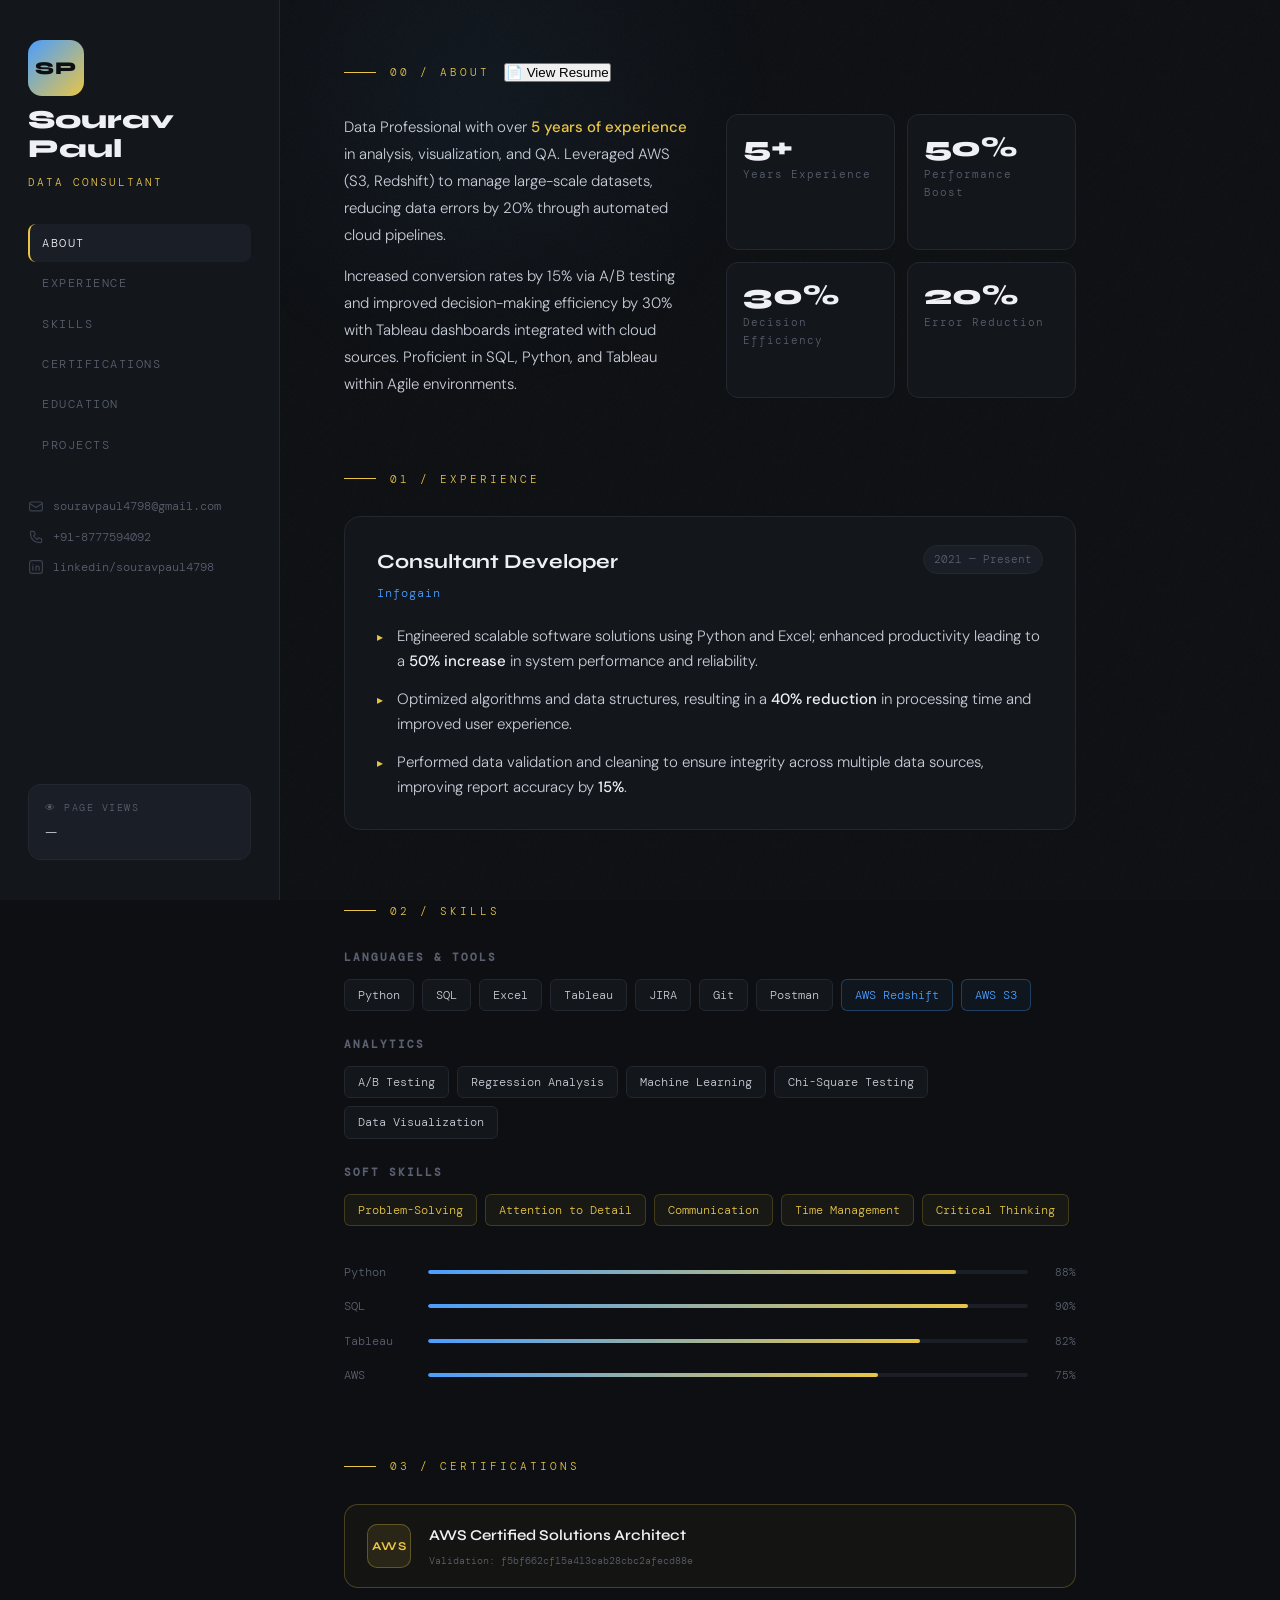
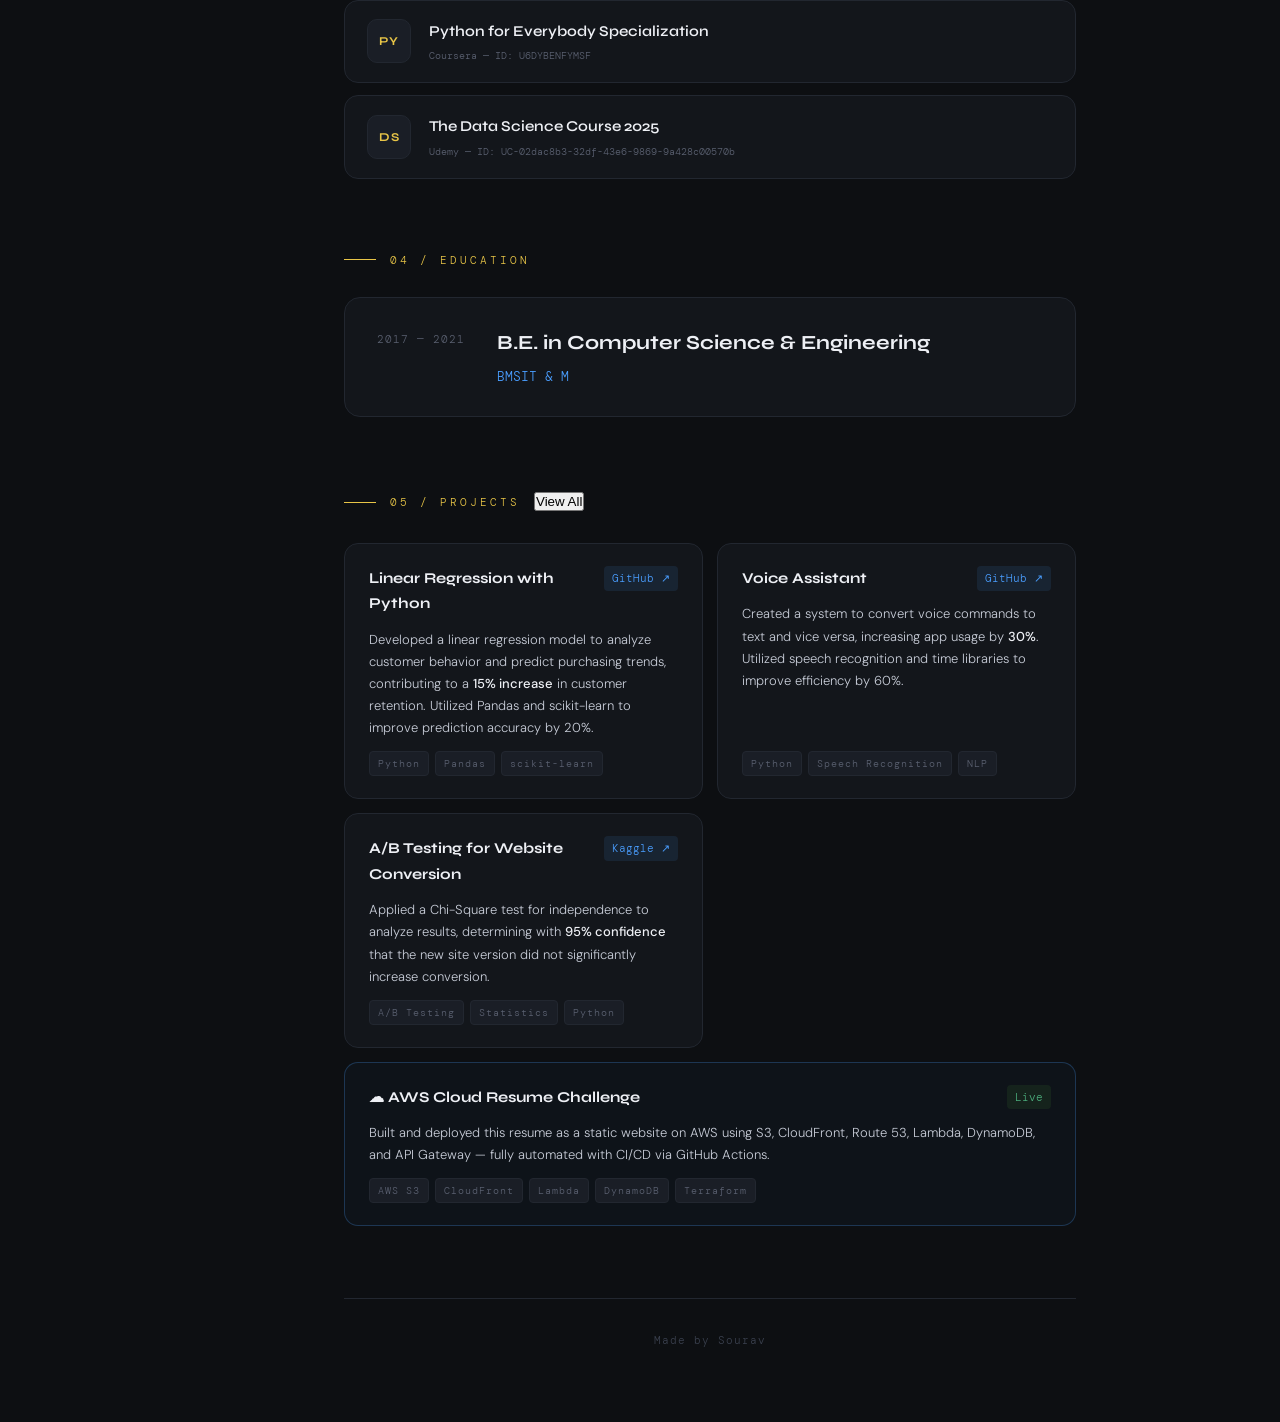
<file: frontend/index.html>
<!DOCTYPE html>
<html lang="en">
<head>
  <meta charset="UTF-8" />
  <meta name="viewport" content="width=device-width, initial-scale=2.0" />
  <title>Sourav Paul — AWS Cloud Engineer</title>

  

  <link rel="stylesheet" href="style.css" />
  <link rel="preconnect" href="https://fonts.googleapis.com" />
  <link rel="preconnect" href="https://fonts.gstatic.com" crossorigin />
  <link href="https://fonts.googleapis.com/css2?family=Syne:wght@400;600;700;800&family=DM+Mono:wght@300;400&family=DM+Sans:wght@300;400;500&display=swap" rel="stylesheet" />
</head>
<body>

  <div class="grain"></div>
  <div>   </div>
  <div class="bg-glow"></div>

  <div class="layout">

    <!-- SIDEBAR -->
    <aside class="sidebar">
      <div class="sidebar-top">
        <div class="avatar">SP</div>
        <h1 class="name">Sourav<br/>Paul</h1>
        <p class="role">Data Consultant</p>
        
      </div>

      <nav class="sidenav">
        <a href="#about"          class="nav-item active" data-section="about">About</a>
        <a href="#experience"     class="nav-item" data-section="experience">Experience</a>
        <a href="#skills"         class="nav-item" data-section="skills">Skills</a>
        <a href="#certifications" class="nav-item" data-section="certifications">Certifications</a>
        <a href="#education"      class="nav-item" data-section="education">Education</a>
        <a href="#projects"       class="nav-item" data-section="projects">Projects</a>
      </nav>

      <div class="contact-list">
        <a href="mailto:souravpaul4798@gmail.com" class="contact-row">
          <svg viewBox="0 0 20 20" fill="none"><rect x="2" y="5" width="16" height="11" rx="2" stroke="currentColor" stroke-width="1.5"/><path d="M2 7l8 5 8-5" stroke="currentColor" stroke-width="1.5"/></svg>
          souravpaul4798@gmail.com
        </a>
        <a href="tel:+918777594092" class="contact-row">
          <svg viewBox="0 0 20 20" fill="none"><path d="M4 3h3.5l1.5 4-2 1.5a11 11 0 004.5 4.5L13 11l4 1.5V16a1 1 0 01-1 1C7.16 17 3 12.84 3 4a1 1 0 011-1z" stroke="currentColor" stroke-width="1.5"/></svg>
          +91-8777594092
        </a>
        <a href="https://linkedin.com/in/souravpaul4798" target="_blank" class="contact-row">
          <svg viewBox="0 0 20 20" fill="none"><rect x="2" y="2" width="16" height="16" rx="3" stroke="currentColor" stroke-width="1.5"/><path d="M6 9v5M6 6.5v.01M10 14v-3a2 2 0 014 0v3M10 9v5" stroke="currentColor" stroke-width="1.5" stroke-linecap="round"/></svg>
          linkedin/souravpaul4798
        </a>
      </div>

      <div class="visitor-wrap">
        <div class="visitor-box">
          <span class="visitor-label">👁 Page Views</span>
          <span class="visitor_count" id="visitor_count">—</span>
        </div>
      </div>
    </aside>

    <!-- MAIN -->
    <main class="main">

      <!-- About -->
      <section id="about" class="section reveal">
        <div class="section-label">
          <span class="label-line"></span>
          <span class="label-text">00 / About</span>

          <a href="Resume.pdf" >
            <button class="button-64">
              <span class="text">📄 View Resume</span>
            </button>
          </a>

        </div>
        <div class="about-grid">
          <div class="about-text">
            <p>Data Professional with over <mark>5 years of experience</mark> in analysis, visualization, and QA. Leveraged AWS (S3, Redshift) to manage large-scale datasets, reducing data errors by 20% through automated cloud pipelines.</p>
            <p>Increased conversion rates by 15% via A/B testing and improved decision-making efficiency by 30% with Tableau dashboards integrated with cloud sources. Proficient in SQL, Python, and Tableau within Agile environments.</p>
          </div>
          <div class="stats-grid">
            <div class="stat-card">
              <span class="stat-num">5+</span>
              <span class="stat-desc">Years Experience</span>
            </div>
            <div class="stat-card">
              <span class="stat-num">50%</span>
              <span class="stat-desc">Performance Boost</span>
            </div>
            <div class="stat-card">
              <span class="stat-num">30%</span>
              <span class="stat-desc">Decision Efficiency</span>
            </div>
            <div class="stat-card">
              <span class="stat-num">20%</span>
              <span class="stat-desc">Error Reduction</span>
            </div>
          </div>
        </div>
      </section>

      <!-- Experience -->
      <section id="experience" class="section reveal">
        <div class="section-label">
          <span class="label-line"></span>
          <span class="label-text">01 / Experience</span>
        </div>
        <div class="exp-card">
          <div class="exp-header">
            <div>
              <h3 class="exp-title">Consultant Developer</h3>
              <span class="exp-company">Infogain</span>
            </div>
            <span class="exp-date">2021 — Present</span>
          </div>
          <ul class="exp-list">
            <li>Engineered scalable software solutions using Python and Excel; enhanced productivity leading to a <strong>50% increase</strong> in system performance and reliability.</li>
            <li>Optimized algorithms and data structures, resulting in a <strong>40% reduction</strong> in processing time and improved user experience.</li>
            <li>Performed data validation and cleaning to ensure integrity across multiple data sources, improving report accuracy by <strong>15%</strong>.</li>
          </ul>
        </div>
      </section>

      <!-- Skills -->
      <section id="skills" class="section reveal">
        <div class="section-label">
          <span class="label-line"></span>
          <span class="label-text">02 / Skills</span>
        </div>
        <div class="skills-grid">
          <div class="skill-group">
            <h4 class="skill-group-title">Languages &amp; Tools</h4>
            <div class="tag-row">
              <span class="tag">Python</span>
              <span class="tag">SQL</span>
              <span class="tag">Excel</span>
              <span class="tag">Tableau</span>
              <span class="tag">JIRA</span>
              <span class="tag">Git</span>
              <span class="tag">Postman</span>
              <span class="tag tag-accent">AWS Redshift</span>
              <span class="tag tag-accent">AWS S3</span>
            </div>
          </div>
          <div class="skill-group">
            <h4 class="skill-group-title">Analytics</h4>
            <div class="tag-row">
              <span class="tag">A/B Testing</span>
              <span class="tag">Regression Analysis</span>
              <span class="tag">Machine Learning</span>
              <span class="tag">Chi-Square Testing</span>
              <span class="tag">Data Visualization</span>
            </div>
          </div>
          <div class="skill-group">
            <h4 class="skill-group-title">Soft Skills</h4>
            <div class="tag-row">
              <span class="tag soft">Problem-Solving</span>
              <span class="tag soft">Attention to Detail</span>
              <span class="tag soft">Communication</span>
              <span class="tag soft">Time Management</span>
              <span class="tag soft">Critical Thinking</span>
            </div>
          </div>
        </div>
        <div class="proficiency-bars">
          <div class="bar-item">
            <span class="bar-label">Python</span>
            <div class="bar-track"><div class="bar-fill" style="--w:88%"></div></div>
            <span class="bar-pct">88%</span>
          </div>
          <div class="bar-item">
            <span class="bar-label">SQL</span>
            <div class="bar-track"><div class="bar-fill" style="--w:90%"></div></div>
            <span class="bar-pct">90%</span>
          </div>
          <div class="bar-item">
            <span class="bar-label">Tableau</span>
            <div class="bar-track"><div class="bar-fill" style="--w:82%"></div></div>
            <span class="bar-pct">82%</span>
          </div>
          <div class="bar-item">
            <span class="bar-label">AWS</span>
            <div class="bar-track"><div class="bar-fill" style="--w:75%"></div></div>
            <span class="bar-pct">75%</span>
          </div>
        </div>
      </section>

      <!-- Certifications -->
      <section id="certifications" class="section reveal">
        <div class="section-label">
          <span class="label-line"></span>
          <span class="label-text">03 / Certifications</span>
        </div>
        <div class="cert-grid">
          <div class="cert-card featured">
            <div class="cert-badge">AWS</div>
            <div class="cert-info">
              <h4>AWS Certified Solutions Architect</h4>
              <p class="cert-id">Validation: f5bf662cf15a413cab28cbc2afecd88e</p>
            </div>
          </div>
          <div class="cert-card">
            <div class="cert-badge">PY</div>
            <div class="cert-info">
              <h4>Python for Everybody Specialization</h4>
              <p class="cert-id">Coursera — ID: U6DYBENFYMSF</p>
            </div>
          </div>
          <div class="cert-card">
            <div class="cert-badge">DS</div>
            <div class="cert-info">
              <h4>The Data Science Course 2025</h4>
              <p class="cert-id">Udemy — ID: UC-02dac8b3-32df-43e6-9869-9a428c00570b</p>
            </div>
          </div>
        </div>
      </section>

      <!-- Education -->
      <section id="education" class="section reveal">
        <div class="section-label">
          <span class="label-line"></span>
          <span class="label-text">04 / Education</span>
        </div>
        <div class="edu-card">
          <div class="edu-left">
            <span class="edu-year">2017 — 2021</span>
          </div>
          <div class="edu-right">
            <h3 class="edu-degree">B.E. in Computer Science &amp; Engineering</h3>
            <p class="edu-school">BMSIT &amp; M</p>
          </div>
        </div>
      </section>

      <!-- Projects -->
      <section id="projects" class="section reveal">
        <div class="section-label">
          <span class="label-line"></span>
          <span class="label-text">05 / Projects</span> 
          <a href="https://souravpaul82.github.io/">
          <button class="button-64" style="margin-left: auto;">
            <span class="text">View All</span>
          </button>
          </a>
          
        </div>
        <div class="project-grid">
          <div class="project-card">
            <div class="project-top">
              <h4 class="project-title">Linear Regression with Python</h4>
              <a href="https://github.com/souravpaul4798/Linear-Regression" target="_blank" class="project-link">GitHub ↗</a>
            </div>
            <p>Developed a linear regression model to analyze customer behavior and predict purchasing trends, contributing to a <strong>15% increase</strong> in customer retention. Utilized Pandas and scikit-learn to improve prediction accuracy by 20%.</p>
            <div class="project-tags">
              <span>Python</span><span>Pandas</span><span>scikit-learn</span>
            </div>
          </div>
          <div class="project-card">
            <div class="project-top">
              <h4 class="project-title">Voice Assistant</h4>
              <a href="https://github.com/souravpaul4798/HomeMadealexa" target="_blank" class="project-link">GitHub ↗</a>
            </div>
            <p>Created a system to convert voice commands to text and vice versa, increasing app usage by <strong>30%</strong>. Utilized speech recognition and time libraries to improve efficiency by 60%.</p>
            <div class="project-tags">
              <span>Python</span><span>Speech Recognition</span><span>NLP</span>
            </div>
          </div>
          <div class="project-card">
            <div class="project-top">
              <h4 class="project-title">A/B Testing for Website Conversion</h4>
              <a href="#" class="project-link">Kaggle ↗</a>
            </div>
            <p>Applied a Chi-Square test for independence to analyze results, determining with <strong>95% confidence</strong> that the new site version did not significantly increase conversion.</p>
            <div class="project-tags">
              <span>A/B Testing</span><span>Statistics</span><span>Python</span>
            </div>
          </div>
          <div class="project-card featured-project">
            <div class="project-top">
              <h4 class="project-title">☁ AWS Cloud Resume Challenge</h4>
              <span class="project-link live">Live</span>
            </div>
            <p>Built and deployed this resume as a static website on AWS using S3, CloudFront, Route 53, Lambda, DynamoDB, and API Gateway — fully automated with CI/CD via GitHub Actions.</p>
            <div class="project-tags">
              <span>AWS S3</span><span>CloudFront</span><span>Lambda</span><span>DynamoDB</span><span>Terraform</span>
            </div>
          </div>
        </div>
      </section>

      <footer class="footer">
        <p>Made by Sourav</strong> </p>
      </footer>

    </main>
  </div>

  <script src="main.js"></script>
</body>
</html>
</file>
<file: frontend/style.css>
/* ─────────────────────────────────────────────
   SOURAV PAUL — Cloud Resume CSS
   Aesthetic: Dark editorial / industrial refined
───────────────────────────────────────────── */

:root {
  --bg:        #0d0f12;
  --bg2:       #13161b;
  --bg3:       #1a1e26;
  --border:    #222730;
  --text:      #c8cdd8;
  --text-dim:  #5a6070;
  --text-mute: #3a404e;
  --accent:    #e8c547;
  --accent2:   #4a9eff;
  --white:     #eef0f5;
  --sidebar-w: 280px;
  --font-head: 'Syne', sans-serif;
  --font-body: 'DM Sans', sans-serif;
  --font-mono: 'DM Mono', monospace;
}

*, *::before, *::after { box-sizing: border-box; margin: 0; padding: 0; }

html { scroll-behavior: smooth; }

body {
  background: var(--bg);
  color: var(--text);
  font-family: var(--font-body);
  font-weight: 300;
  font-size: 15px;
  line-height: 1.7;
  min-height: 100vh;
  overflow-x: hidden;
}

/* ── Texture & Glow ── */
.grain {
  position: fixed; inset: 0; z-index: 0; pointer-events: none;
  opacity: .035;
  background-image: url("data:image/svg+xml,%3Csvg viewBox='0 0 256 256' xmlns='http://www.w3.org/2000/svg'%3E%3Cfilter id='noise'%3E%3CfeTurbulence type='fractalNoise' baseFrequency='0.9' numOctaves='4' stitchTiles='stitch'/%3E%3C/filter%3E%3Crect width='100%25' height='100%25' filter='url(%23noise)'/%3E%3C/svg%3E");
  background-repeat: repeat;
  background-size: 128px;
}
.bg-glow {
  position: fixed; top: -200px; left: calc(var(--sidebar-w) - 100px);
  width: 600px; height: 600px; z-index: 0; pointer-events: none;
  background: radial-gradient(circle, rgba(74,158,255,.06) 0%, transparent 70%);
  border-radius: 50%;
}

/* ── Layout ── */
.layout {
  position: relative; z-index: 1;
  display: flex;
  min-height: 100vh;
}

/* ══════════════════════
   SIDEBAR
══════════════════════ */
.sidebar {
  width: var(--sidebar-w);
  min-height: 100vh;
  position: sticky;
  top: 0;
  height: 100vh;
  overflow-y: auto;
  background: var(--bg2);
  border-right: 1px solid var(--border);
  display: flex;
  flex-direction: column;
  padding: 40px 28px;
  gap: 32px;
  flex-shrink: 0;
  scrollbar-width: none;
}
.sidebar::-webkit-scrollbar { display: none; }

.sidebar-top { display: flex; flex-direction: column; gap: 10px; }

.avatar {
  width: 56px; height: 56px;
  background: linear-gradient(135deg, var(--accent2), var(--accent));
  border-radius: 14px;
  display: flex; align-items: center; justify-content: center;
  font-family: var(--font-head);
  font-weight: 800; font-size: 18px;
  color: #0d0f12;
  letter-spacing: 1px;
  animation: fadeDown .6s ease both;
}

.name {
  font-family: var(--font-head);
  font-weight: 800;
  font-size: 26px;
  line-height: 1.1;
  color: var(--white);
  animation: fadeDown .6s .1s ease both;
}

.role {
  font-family: var(--font-mono);
  font-size: 11px;
  color: var(--accent);
  letter-spacing: 2px;
  text-transform: uppercase;
  animation: fadeDown .6s .2s ease both;
}

.role-tag {
  display: inline-flex; align-items: center; gap: 7px;
  font-size: 11px; color: var(--text-dim);
  font-family: var(--font-mono);
  animation: fadeDown .6s .3s ease both;
}
.dot {
  width: 7px; height: 7px; border-radius: 50%;
  background: #4caf7d;
  box-shadow: 0 0 6px #4caf7d;
  animation: pulse 2s infinite;
}
@keyframes pulse {
  0%, 100% { opacity: 1; }
  50% { opacity: .4; }
}

/* Nav */
.sidenav {
  display: flex; flex-direction: column; gap: 2px;
  animation: fadeDown .6s .4s ease both;
}
.nav-item {
  display: block;
  padding: 9px 12px;
  font-family: var(--font-mono);
  font-size: 12px;
  color: var(--text-dim);
  text-decoration: none;
  letter-spacing: 1.5px;
  text-transform: uppercase;
  border-radius: 8px;
  border-left: 2px solid transparent;
  transition: all .2s;
}
.nav-item:hover, .nav-item.active {
  color: var(--white);
  background: var(--bg3);
  border-left-color: var(--accent);
}

/* Contact */
.contact-list {
  display: flex; flex-direction: column; gap: 10px;
  animation: fadeDown .6s .5s ease both;
}
.contact-row {
  display: flex; align-items: center; gap: 9px;
  font-size: 12px; color: var(--text-dim);
  text-decoration: none;
  font-family: var(--font-mono);
  transition: color .2s;
  word-break: break-all;
}
.contact-row svg { width: 16px; height: 16px; flex-shrink: 0; color: var(--text-mute); }
.contact-row:hover { color: var(--accent2); }
.contact-row:hover svg { color: var(--accent2); }

/* Visitor Counter */
.visitor-wrap { margin-top: auto; animation: fadeDown .6s .6s ease both; }
.visitor-box {
  background: var(--bg3);
  border: 1px solid var(--border);
  border-radius: 12px;
  padding: 14px 16px;
  display: flex; flex-direction: column; gap: 4px;
}
.visitor-label { font-family: var(--font-mono); font-size: 10px; color: var(--text-dim); letter-spacing: 1.5px; text-transform: uppercase; }
.visitor-count { font-family: var(--font-head); font-size: 28px; font-weight: 700; color: var(--accent); line-height: 1; }

/* ══════════════════════
   MAIN
══════════════════════ */
.main {
  flex: 1;
  padding: 60px 64px;
  max-width: 860px;
  display: flex;
  flex-direction: column;
  gap: 72px;
}

/* ── Section ── */
.section { display: flex; flex-direction: column; gap: 28px; }

.section-label {
  display: flex; align-items: center; gap: 14px;
}
.label-line {
  display: block; height: 1px; width: 32px;
  background: var(--accent);
}
.label-text {
  font-family: var(--font-mono);
  font-size: 11px;
  color: var(--accent);
  letter-spacing: 3px;
  text-transform: uppercase;
}

/* ── Reveal animation ── */
.reveal { opacity: 0; transform: translateY(24px); transition: opacity .6s ease, transform .6s ease; }
.reveal.visible { opacity: 1; transform: none; }

/* ── About ── */
.about-grid { display: grid; grid-template-columns: 1fr 1fr; gap: 32px; }
.about-text { display: flex; flex-direction: column; gap: 14px; }
.about-text p { color: var(--text); line-height: 1.8; }
.about-text mark { background: none; color: var(--accent); font-weight: 500; }

.stats-grid { display: grid; grid-template-columns: 1fr 1fr; gap: 12px; }
.stat-card {
  background: var(--bg2);
  border: 1px solid var(--border);
  border-radius: 12px;
  padding: 18px 16px;
  display: flex; flex-direction: column; gap: 4px;
  transition: border-color .2s, transform .2s;
}
.stat-card:hover { border-color: var(--accent2); transform: translateY(-2px); }
.stat-num { font-family: var(--font-head); font-size: 28px; font-weight: 800; color: var(--white); line-height: 1; }
.stat-desc { font-size: 11px; color: var(--text-dim); font-family: var(--font-mono); letter-spacing: 1px; }

/* ── Experience ── */
.exp-card {
  background: var(--bg2);
  border: 1px solid var(--border);
  border-radius: 16px;
  padding: 28px 32px;
  transition: border-color .2s;
}
.exp-card:hover { border-color: var(--border); border-color: #2e3440; }
.exp-header { display: flex; justify-content: space-between; align-items: flex-start; margin-bottom: 20px; gap: 16px; }
.exp-title { font-family: var(--font-head); font-size: 20px; font-weight: 700; color: var(--white); }
.exp-company { font-family: var(--font-mono); font-size: 12px; color: var(--accent2); letter-spacing: 1px; display: block; margin-top: 4px; }
.exp-date { font-family: var(--font-mono); font-size: 11px; color: var(--text-dim); white-space: nowrap; background: var(--bg3); padding: 4px 10px; border-radius: 20px; border: 1px solid var(--border); }
.exp-list { list-style: none; display: flex; flex-direction: column; gap: 12px; }
.exp-list li {
  padding-left: 20px;
  position: relative;
  color: var(--text);
  line-height: 1.7;
}
.exp-list li::before {
  content: '▸';
  position: absolute; left: 0;
  color: var(--accent); font-size: 12px; top: 3px;
}
.exp-list strong { color: var(--white); font-weight: 500; }

/* ── Skills ── */
.skills-grid { display: flex; flex-direction: column; gap: 24px; }
.skill-group { display: flex; flex-direction: column; gap: 12px; }
.skill-group-title { font-family: var(--font-mono); font-size: 11px; color: var(--text-dim); letter-spacing: 2px; text-transform: uppercase; }

.tag-row { display: flex; flex-wrap: wrap; gap: 8px; }
.tag {
  padding: 5px 13px;
  background: var(--bg2);
  border: 1px solid var(--border);
  border-radius: 6px;
  font-size: 12px;
  color: var(--text);
  font-family: var(--font-mono);
  transition: all .2s;
}
.tag:hover { border-color: var(--text-dim); color: var(--white); }
.tag.tag-accent { border-color: rgba(74,158,255,.3); color: var(--accent2); background: rgba(74,158,255,.05); }
.tag.soft { border-color: rgba(232,197,71,.2); color: var(--accent); background: rgba(232,197,71,.05); }

/* Bars */
.proficiency-bars { display: flex; flex-direction: column; gap: 14px; margin-top: 8px; }
.bar-item { display: flex; align-items: center; gap: 14px; }
.bar-label { font-family: var(--font-mono); font-size: 12px; color: var(--text-dim); width: 70px; flex-shrink: 0; }
.bar-track { flex: 1; height: 4px; background: var(--bg3); border-radius: 4px; overflow: hidden; }
.bar-fill {
  height: 100%;
  width: 0;
  background: linear-gradient(90deg, var(--accent2), var(--accent));
  border-radius: 4px;
  transition: width 1.2s cubic-bezier(.4,0,.2,1);
}
.bar-pct { font-family: var(--font-mono); font-size: 11px; color: var(--text-dim); width: 34px; text-align: right; }

/* ── Certifications ── */
.cert-grid { display: flex; flex-direction: column; gap: 12px; }
.cert-card {
  display: flex; align-items: center; gap: 18px;
  background: var(--bg2);
  border: 1px solid var(--border);
  border-radius: 14px;
  padding: 18px 22px;
  transition: border-color .2s, transform .2s;
}
.cert-card:hover { transform: translateX(4px); border-color: #2e3440; }
.cert-card.featured { border-color: rgba(232,197,71,.25); background: rgba(232,197,71,.03); }
.cert-badge {
  width: 44px; height: 44px; border-radius: 10px;
  background: var(--bg3);
  border: 1px solid var(--border);
  display: flex; align-items: center; justify-content: center;
  font-family: var(--font-head); font-weight: 700; font-size: 12px;
  color: var(--accent); flex-shrink: 0;
  letter-spacing: 1px;
}
.cert-card.featured .cert-badge { background: rgba(232,197,71,.1); border-color: rgba(232,197,71,.3); }
.cert-info h4 { font-family: var(--font-head); font-size: 15px; font-weight: 600; color: var(--white); }
.cert-id { font-family: var(--font-mono); font-size: 10px; color: var(--text-dim); margin-top: 3px; word-break: break-all; }

/* ── Education ── */
.edu-card {
  display: flex; gap: 32px; align-items: flex-start;
  background: var(--bg2); border: 1px solid var(--border);
  border-radius: 16px; padding: 28px 32px;
}
.edu-left { flex-shrink: 0; }
.edu-year { font-family: var(--font-mono); font-size: 11px; color: var(--text-dim); letter-spacing: 1px; white-space: nowrap; }
.edu-degree { font-family: var(--font-head); font-size: 20px; font-weight: 700; color: var(--white); }
.edu-school { font-family: var(--font-mono); font-size: 13px; color: var(--accent2); margin-top: 6px; }

/* ── Projects ── */
.project-grid { display: grid; grid-template-columns: 1fr 1fr; gap: 14px; }
.project-card {
  background: var(--bg2);
  border: 1px solid var(--border);
  border-radius: 14px;
  padding: 22px 24px;
  display: flex; flex-direction: column; gap: 12px;
  transition: border-color .2s, transform .2s;
}
.project-card:hover { border-color: #2e3440; transform: translateY(-3px); }
.project-card.featured-project { border-color: rgba(74,158,255,.25); background: rgba(74,158,255,.03); grid-column: span 2; }

.project-top { display: flex; justify-content: space-between; align-items: flex-start; gap: 8px; }
.project-title { font-family: var(--font-head); font-size: 15px; font-weight: 700; color: var(--white); }
.project-link {
  font-family: var(--font-mono); font-size: 11px; color: var(--accent2);
  text-decoration: none; white-space: nowrap;
  background: rgba(74,158,255,.1); padding: 3px 8px; border-radius: 4px;
  transition: background .2s;
}
.project-link:hover { background: rgba(74,158,255,.2); }
.project-link.live { color: #4caf7d; background: rgba(76,175,61,.1); }

.project-card p { font-size: 13px; color: var(--text); line-height: 1.7; flex: 1; }
.project-card strong { color: var(--white); font-weight: 500; }

.project-tags { display: flex; flex-wrap: wrap; gap: 6px; }
.project-tags span {
  font-family: var(--font-mono); font-size: 10px; letter-spacing: 1px;
  padding: 3px 8px; background: var(--bg3);
  border: 1px solid var(--border); border-radius: 4px; color: var(--text-dim);
}

/* ── Footer ── */
.footer {
  padding: 32px 0 12px;
  border-top: 1px solid var(--border);
  font-family: var(--font-mono);
  font-size: 11px;
  color: var(--text-mute);
  text-align: center;
  letter-spacing: 1px;
}
.footer strong { color: var(--text-dim); font-weight: 400; }

/* ── Keyframes ── */
@keyframes fadeDown {
  from { opacity: 0; transform: translateY(-12px); }
  to   { opacity: 1; transform: none; }
}

/* ── Responsive ── */
@media (max-width: 900px) {
  .main { padding: 40px 32px; }
  .about-grid { grid-template-columns: 1fr; }
  .project-grid { grid-template-columns: 1fr; }
  .project-card.featured-project { grid-column: span 1; }
}

@media (max-width: 720px) {
  :root { --sidebar-w: 100%; }
  .layout { flex-direction: column; }
  .sidebar { position: static; height: auto; width: 100%; border-right: none; border-bottom: 1px solid var(--border); padding: 28px 24px; }
  .sidenav { flex-direction: row; flex-wrap: wrap; gap: 4px; }
  .nav-item { border-left: none; border-bottom: 2px solid transparent; padding: 6px 10px; }
  .nav-item:hover, .nav-item.active { border-left-color: transparent; border-bottom-color: var(--accent); }
  .visitor-wrap { display: none; }
  .main { padding: 32px 20px; }
  .exp-header { flex-direction: column; }
  .edu-card { flex-direction: column; gap: 8px; }
  .stats-grid { grid-template-columns: 1fr 1fr; }
}


/* CSS */
/* ── Custom Gradient Button ── */
</file>
